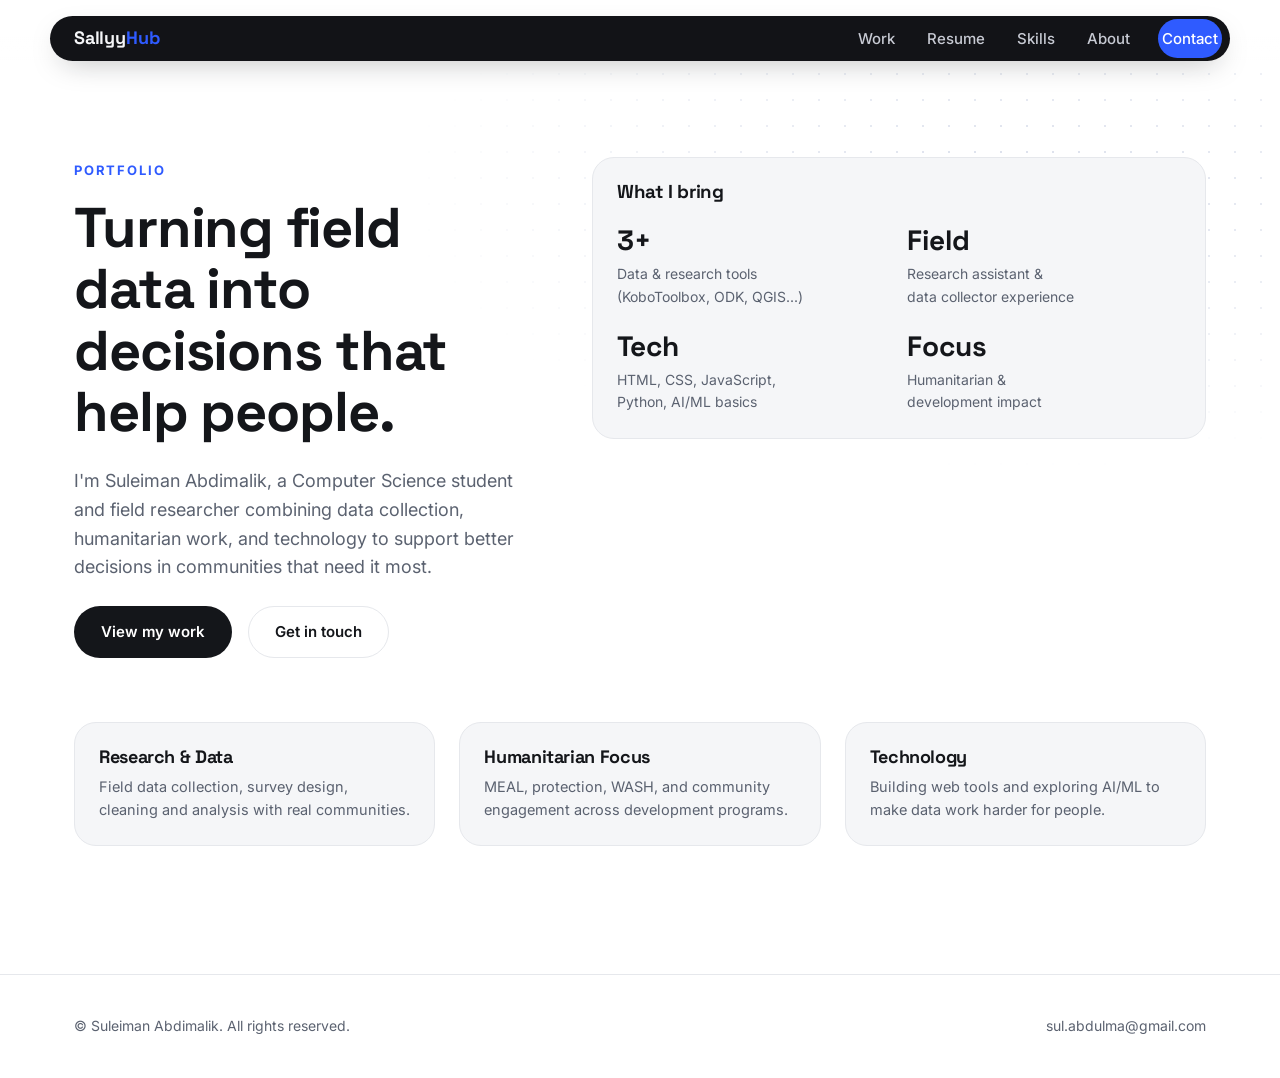
<file: index.html>
<!DOCTYPE html>
<html lang="en">
<head>
<meta charset="UTF-8">
<meta name="viewport" content="width=device-width, initial-scale=1.0">
<title>SallyyHub — Suleiman Abdimalik</title>
<meta name="description" content="Portfolio of Suleiman Abdimalik — Computer Science student, researcher and field data collector.">
<link rel="preconnect" href="https://fonts.googleapis.com">
<link href="https://fonts.googleapis.com/css2?family=Space+Grotesk:wght@500;700&family=Inter:wght@400;500;600;700&display=swap" rel="stylesheet">
<link rel="stylesheet" href="style.css">
</head>
<body>
<header class="site-header">
  <nav class="navbar">
    <a href="index.html" class="navbar__brand">Sallyy<span>Hub</span></a>
    <button class="navbar__toggle" aria-label="Toggle menu" aria-expanded="false">&#9776;</button>
    <ul class="navbar__links">
      <li><a href="work.html">Work</a></li>
      <li><a href="resume.html">Resume</a></li>
      <li><a href="skills.html">Skills</a></li>
      <li><a href="about.html">About</a></li>
      <li><a href="contact.html" class="navbar__cta">Contact</a></li>
    </ul>
  </nav>
</header>
<section class="hero">
  <div class="container hero-grid">
    <div>
      <span class="eyebrow">Portfolio</span>
      <h1>Turning field data into decisions that help people.</h1>
      <p class="lead">I'm Suleiman Abdimalik, a Computer Science student and field researcher combining data collection, humanitarian work, and technology to support better decisions in communities that need it most.</p>
      <div class="btn-row">
        <a href="work.html" class="btn btn--primary">View my work</a>
        <a href="contact.html" class="btn btn--ghost">Get in touch</a>
      </div>
    </div>
    <div class="card">
      <h3 style="margin-bottom: 16px;">What I bring</h3>
      <div class="grid-2" style="gap: 16px;">
        <div><strong style="font-family: var(--font-display); font-size: 28px;">3+</strong><p style="color: var(--text-muted); font-size: 14px;">Data &amp; research tools<br>(KoboToolbox, ODK, QGIS...)</p></div>
        <div><strong style="font-family: var(--font-display); font-size: 28px;">Field</strong><p style="color: var(--text-muted); font-size: 14px;">Research assistant &amp;<br>data collector experience</p></div>
        <div><strong style="font-family: var(--font-display); font-size: 28px;">Tech</strong><p style="color: var(--text-muted); font-size: 14px;">HTML, CSS, JavaScript,<br>Python, AI/ML basics</p></div>
        <div><strong style="font-family: var(--font-display); font-size: 28px;">Focus</strong><p style="color: var(--text-muted); font-size: 14px;">Humanitarian &amp;<br>development impact</p></div>
      </div>
    </div>
  </div>
</section>
<section class="section" style="padding-top:0;">
  <div class="container">
    <div class="grid-3">
      <div class="card"><h3 style="font-size:18px; margin-bottom:8px;">Research &amp; Data</h3><p style="color:var(--text-muted); font-size:14.5px;">Field data collection, survey design, cleaning and analysis with real communities.</p></div>
      <div class="card"><h3 style="font-size:18px; margin-bottom:8px;">Humanitarian Focus</h3><p style="color:var(--text-muted); font-size:14.5px;">MEAL, protection, WASH, and community engagement across development programs.</p></div>
      <div class="card"><h3 style="font-size:18px; margin-bottom:8px;">Technology</h3><p style="color:var(--text-muted); font-size:14.5px;">Building web tools and exploring AI/ML to make data work harder for people.</p></div>
    </div>
  </div>
</section>
<footer class="site-footer"><div class="container"><span>&copy; <span data-year></span> Suleiman Abdimalik. All rights reserved.</span><span><a href="mailto:sul.abdulma@gmail.com">sul.abdulma@gmail.com</a></span></div></footer>
<script src="main.js"></script>
</body>
</html>
</file>
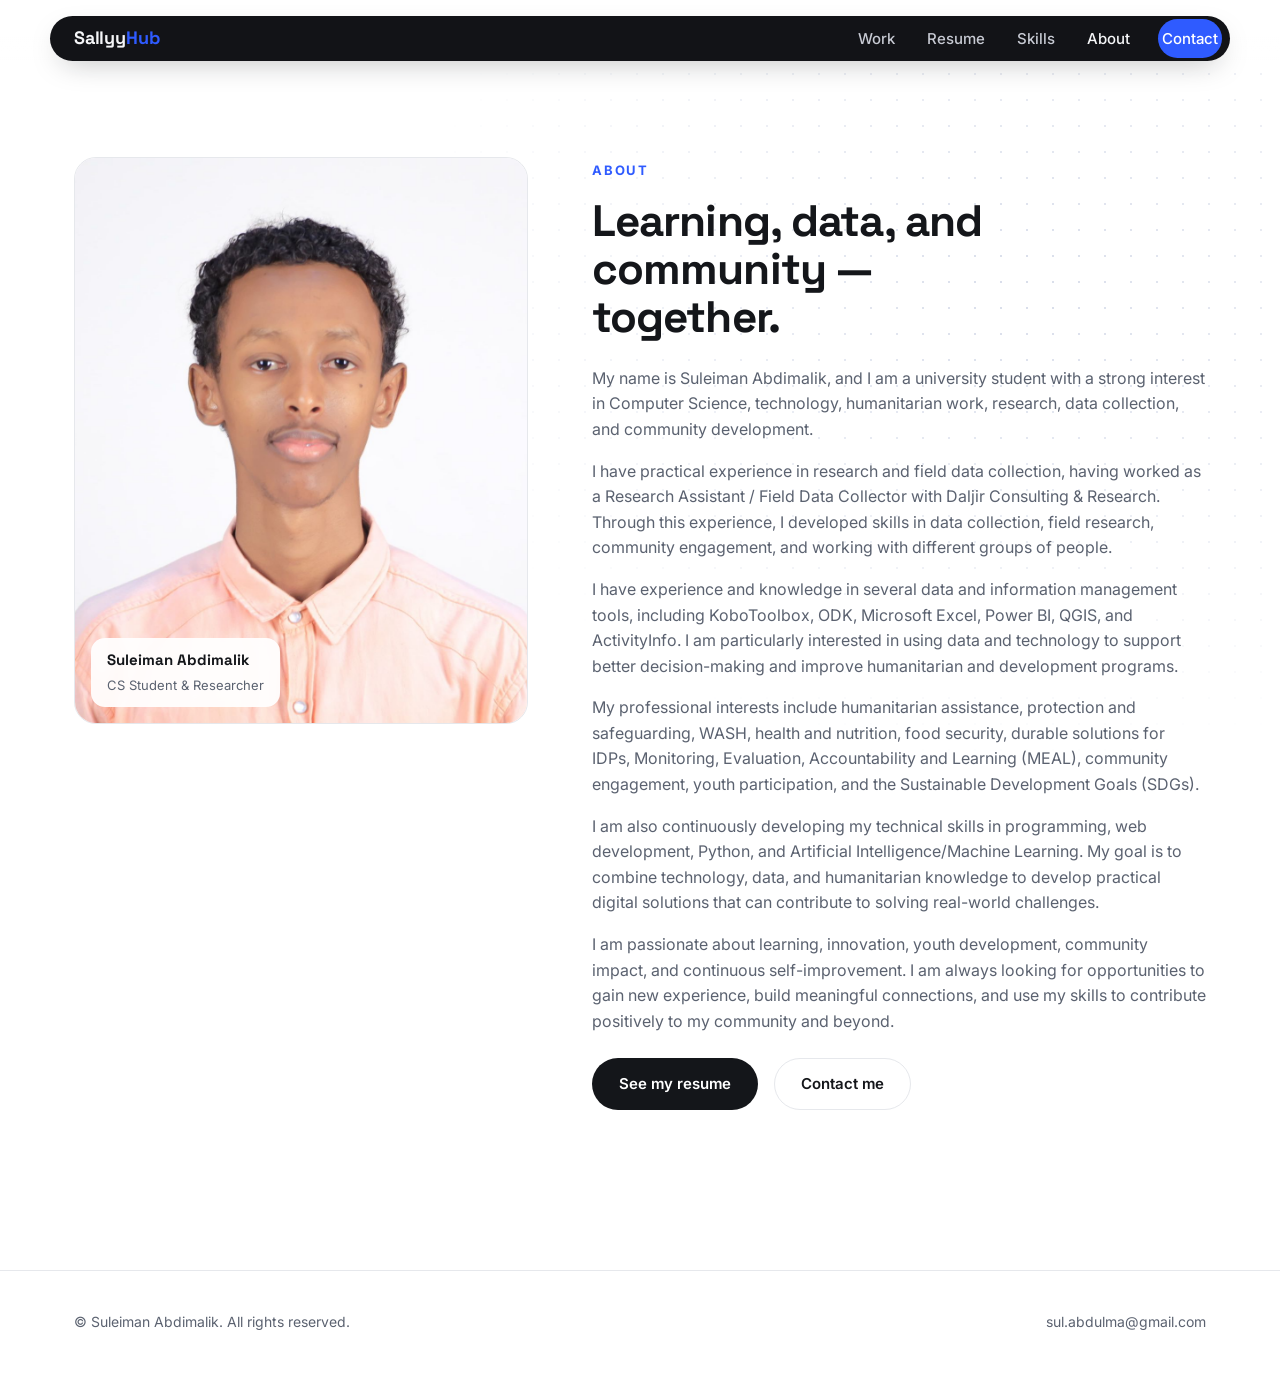
<file: about.html>
<!DOCTYPE html>
<html lang="en">
<head>
<meta charset="UTF-8">
<meta name="viewport" content="width=device-width, initial-scale=1.0">
<title>About — SallyyHub</title>
<link rel="preconnect" href="https://fonts.googleapis.com">
<link href="https://fonts.googleapis.com/css2?family=Space+Grotesk:wght@500;700&family=Inter:wght@400;500;600;700&display=swap" rel="stylesheet">
<link rel="stylesheet" href="style.css">
</head>
<body>
<header class="site-header"><nav class="navbar">
  <a href="index.html" class="navbar__brand">Sallyy<span>Hub</span></a><button class="navbar__toggle" aria-label="Toggle menu" aria-expanded="false">&#9776;</button>
  <ul class="navbar__links"><li><a href="work.html">Work</a></li><li><a href="resume.html">Resume</a></li><li><a href="skills.html">Skills</a></li><li><a href="about.html" aria-current="page">About</a></li><li><a href="contact.html" class="navbar__cta">Contact</a></li></ul>
</nav></header>
<section class="hero" style="padding-bottom: var(--space-6);"><div class="container hero-grid">
  <div class="photo-frame"><img src="profile.jpg" alt="Portrait of Suleiman Abdimalik"><div class="photo-badge"><strong>Suleiman Abdimalik</strong><span>CS Student &amp; Researcher</span></div></div>
  <div><span class="eyebrow">About</span><h1 style="font-size: clamp(30px, 4vw, 44px);">Learning, data, and community — together.</h1>
    <div class="prose" style="margin-top: var(--space-3);">
      <p>My name is Suleiman Abdimalik, and I am a university student with a strong interest in Computer Science, technology, humanitarian work, research, data collection, and community development.</p>
      <p>I have practical experience in research and field data collection, having worked as a Research Assistant / Field Data Collector with Daljir Consulting &amp; Research. Through this experience, I developed skills in data collection, field research, community engagement, and working with different groups of people.</p>
      <p>I have experience and knowledge in several data and information management tools, including KoboToolbox, ODK, Microsoft Excel, Power BI, QGIS, and ActivityInfo. I am particularly interested in using data and technology to support better decision-making and improve humanitarian and development programs.</p>
      <p>My professional interests include humanitarian assistance, protection and safeguarding, WASH, health and nutrition, food security, durable solutions for IDPs, Monitoring, Evaluation, Accountability and Learning (MEAL), community engagement, youth participation, and the Sustainable Development Goals (SDGs).</p>
      <p>I am also continuously developing my technical skills in programming, web development, Python, and Artificial Intelligence/Machine Learning. My goal is to combine technology, data, and humanitarian knowledge to develop practical digital solutions that can contribute to solving real-world challenges.</p>
      <p>I am passionate about learning, innovation, youth development, community impact, and continuous self-improvement. I am always looking for opportunities to gain new experience, build meaningful connections, and use my skills to contribute positively to my community and beyond.</p>
    </div>
    <div class="btn-row" style="margin-top: var(--space-3);"><a href="resume.html" class="btn btn--primary">See my resume</a><a href="contact.html" class="btn btn--ghost">Contact me</a></div>
  </div>
</div></section>
<footer class="site-footer"><div class="container"><span>&copy; <span data-year></span> Suleiman Abdimalik. All rights reserved.</span><span><a href="mailto:sul.abdulma@gmail.com">sul.abdulma@gmail.com</a></span></div></footer>
<script src="main.js"></script>
</body>
</html>
</file>
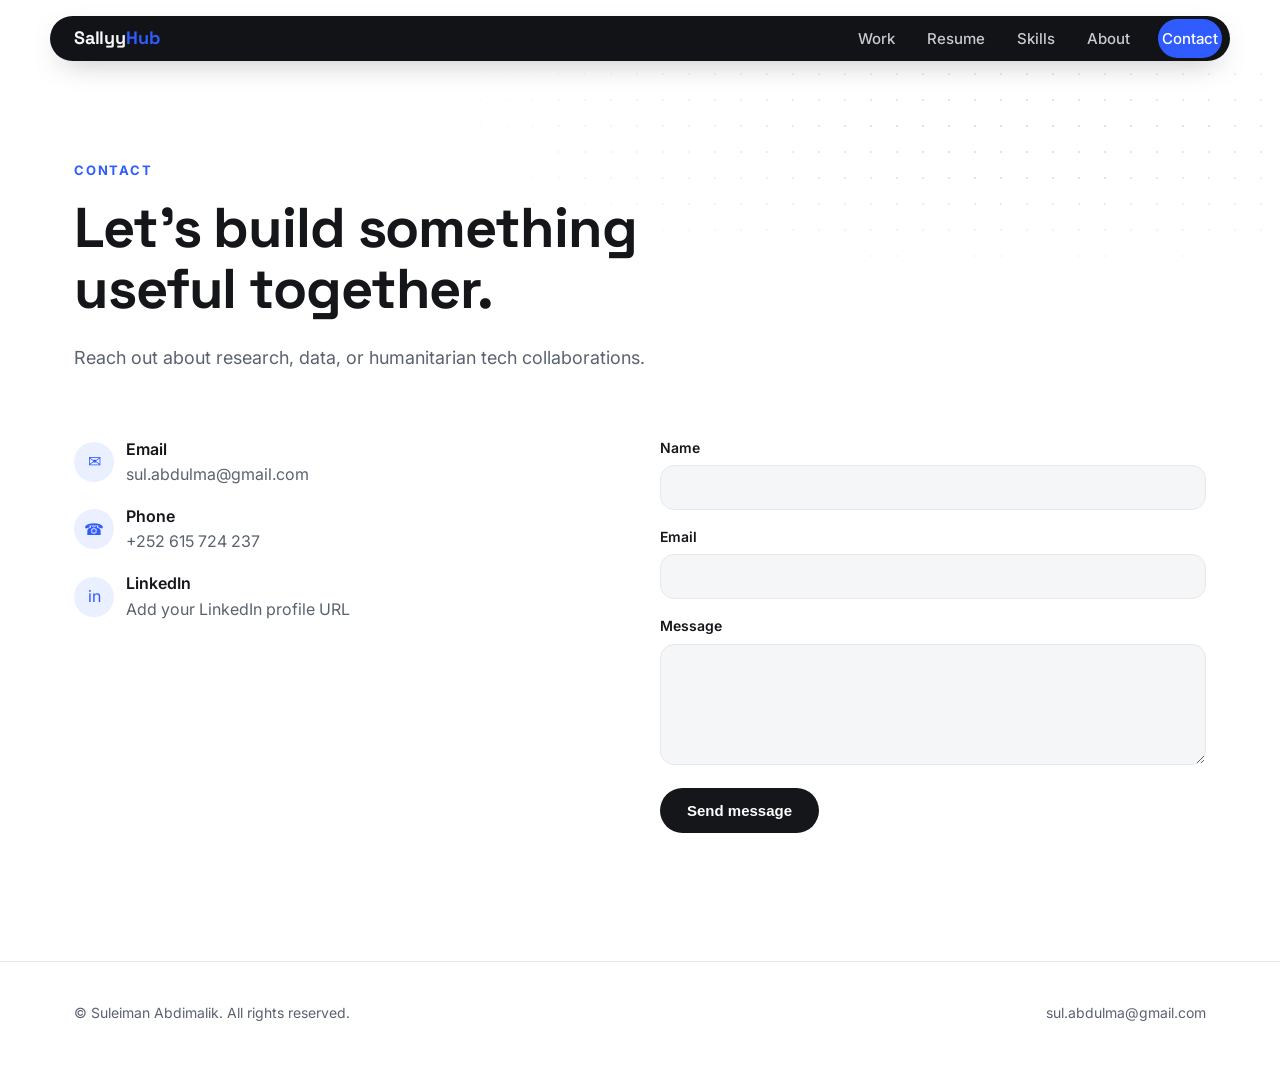
<file: contact.html>
<!DOCTYPE html>
<html lang="en">
<head>
<meta charset="UTF-8">
<meta name="viewport" content="width=device-width, initial-scale=1.0">
<title>Contact — SallyyHub</title>
<link rel="preconnect" href="https://fonts.googleapis.com">
<link href="https://fonts.googleapis.com/css2?family=Space+Grotesk:wght@500;700&amp;family=Inter:wght@400;500;600;700&amp;display=swap" rel="stylesheet">
<link rel="stylesheet" href="style.css">
</head>
<body>
<header class="site-header"><nav class="navbar">
  <a href="index.html" class="navbar__brand">Sallyy<span>Hub</span></a><button class="navbar__toggle" aria-label="Toggle menu" aria-expanded="false">&#9776;</button>
  <ul class="navbar__links"><li><a href="work.html">Work</a></li><li><a href="resume.html">Resume</a></li><li><a href="skills.html">Skills</a></li><li><a href="about.html">About</a></li><li><a href="contact.html" class="navbar__cta" aria-current="page">Contact</a></li></ul>
</nav></header>
<section class="hero" style="padding-bottom: var(--space-4);"><div class="container"><span class="eyebrow">Contact</span><h1 style="max-width: 20ch;">Let's build something useful together.</h1><p class="lead">Reach out about research, data, or humanitarian tech collaborations.</p></div></section>
<section class="section" style="padding-top:0;"><div class="container contact-grid">
  <div>
    <div class="contact-info-item"><span class="icon">&#9993;</span><div><div style="font-weight:600;">Email</div><a href="mailto:sul.abdulma@gmail.com" style="color:var(--text-muted);">sul.abdulma@gmail.com</a></div></div>
    <div class="contact-info-item"><span class="icon">&#9742;</span><div><div style="font-weight:600;">Phone</div><a href="tel:+252615724237" style="color:var(--text-muted);">+252 615 724 237</a></div></div>
    <div class="contact-info-item"><span class="icon">in</span><div><div style="font-weight:600;">LinkedIn</div><span style="color:var(--text-muted);">Add your LinkedIn profile URL</span></div></div>
  </div>
  <form action="mailto:sul.abdulma@gmail.com" method="post" enctype="text/plain"><div class="form-field"><label for="name">Name</label><input type="text" id="name" name="name" required></div><div class="form-field"><label for="email">Email</label><input type="email" id="email" name="email" required></div><div class="form-field"><label for="message">Message</label><textarea id="message" name="message" rows="5" required></textarea></div><button type="submit" class="btn btn--primary">Send message</button></form>
</div></section>
<footer class="site-footer"><div class="container"><span>&copy; <span data-year></span> Suleiman Abdimalik. All rights reserved.</span><span><a href="mailto:sul.abdulma@gmail.com">sul.abdulma@gmail.com</a></span></div></footer>
<script src="main.js"></script>
</body>
</html>
</file>
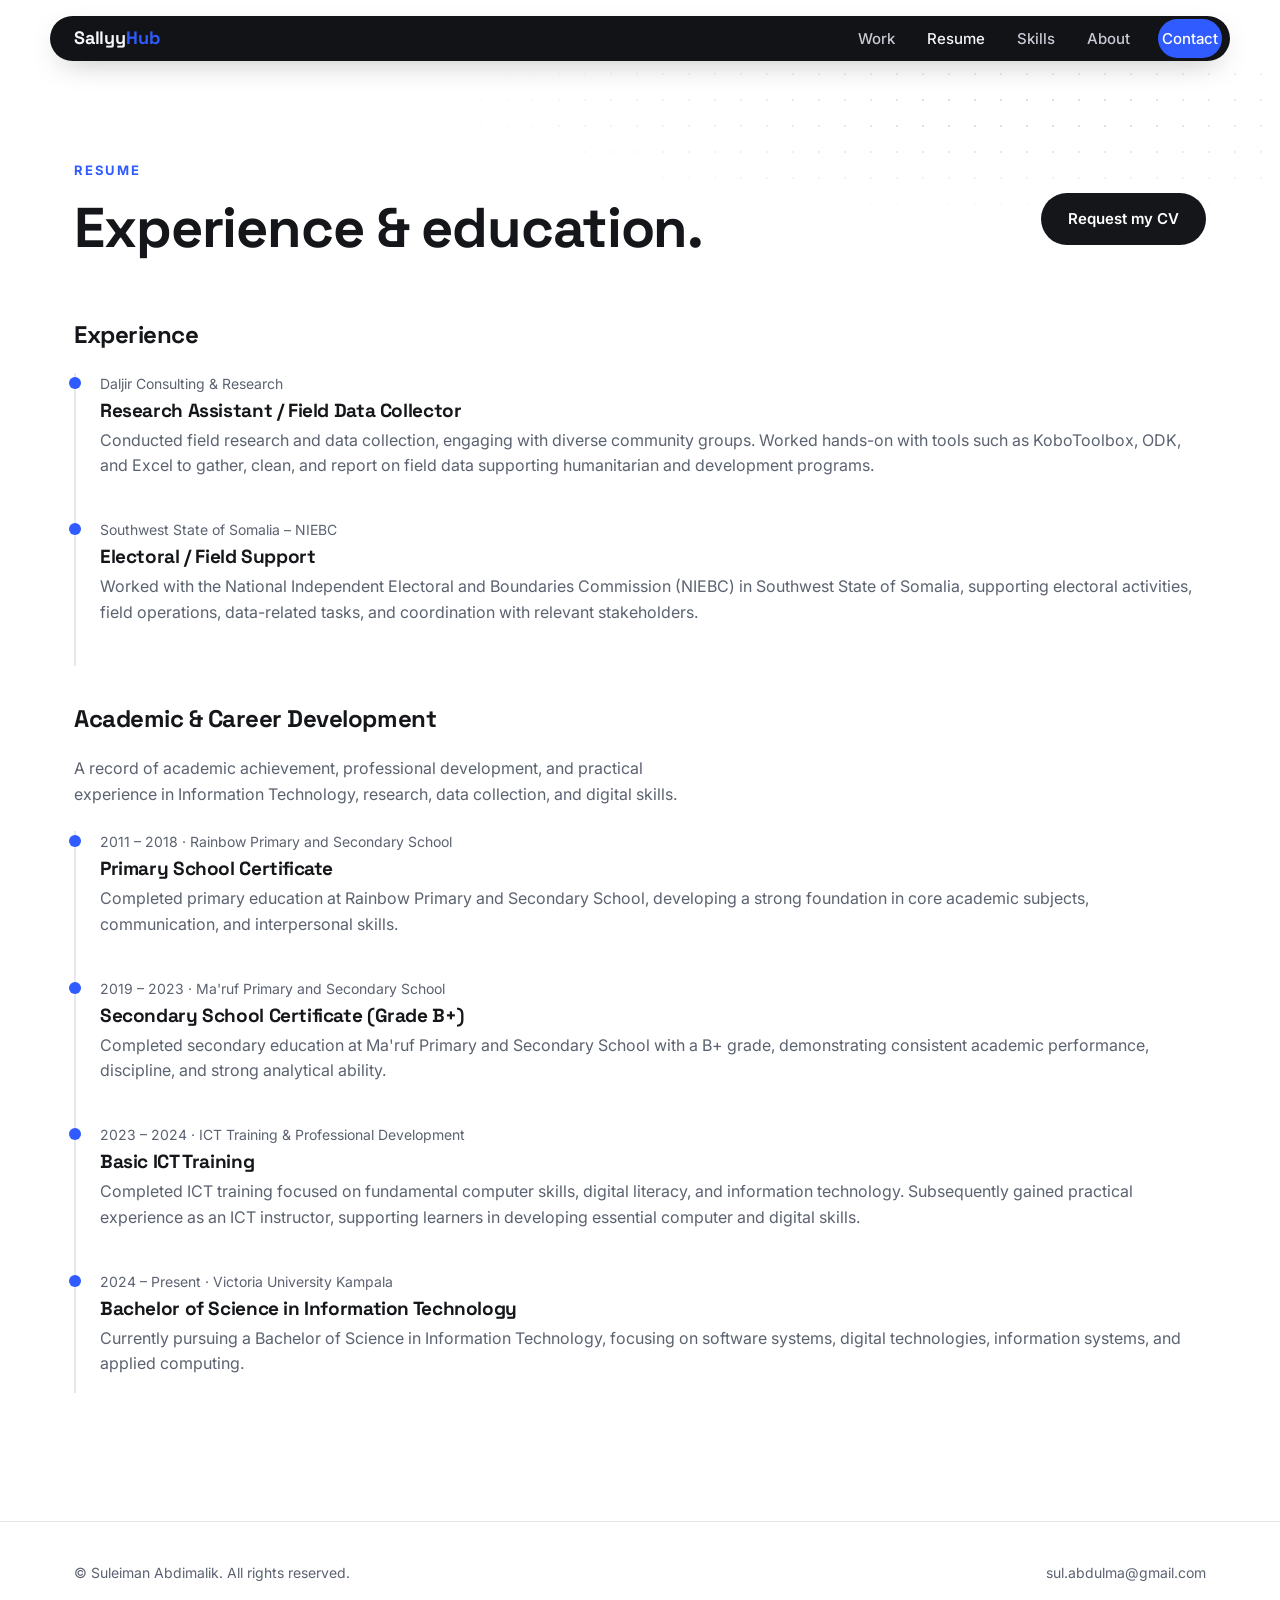
<file: resume.html>
<!DOCTYPE html>
<html lang="en">
<head>
<meta charset="UTF-8">
<meta name="viewport" content="width=device-width, initial-scale=1.0">
<title>Resume — SallyyHub</title>
<link rel="preconnect" href="https://fonts.googleapis.com">
<link href="https://fonts.googleapis.com/css2?family=Space+Grotesk:wght@500;700&family=Inter:wght@400;500;600;700&display=swap" rel="stylesheet">
<link rel="stylesheet" href="style.css">
</head>
<body>
<header class="site-header"><nav class="navbar">
  <a href="index.html" class="navbar__brand">Sallyy<span>Hub</span></a><button class="navbar__toggle" aria-label="Toggle menu" aria-expanded="false">&#9776;</button>
  <ul class="navbar__links"><li><a href="work.html">Work</a></li><li><a href="resume.html" aria-current="page">Resume</a></li><li><a href="skills.html">Skills</a></li><li><a href="about.html">About</a></li><li><a href="contact.html" class="navbar__cta">Contact</a></li></ul>
</nav></header>
<section class="hero" style="padding-bottom: var(--space-4);"><div class="container" style="display:flex; align-items:center; justify-content:space-between; flex-wrap:wrap; gap: var(--space-2);"><div><span class="eyebrow">Resume</span><h1 style="max-width: 20ch;">Experience &amp; education.</h1></div><a href="mailto:sul.abdulma@gmail.com?subject=Request%20for%20CV" class="btn btn--primary">Request my CV</a></div></section>
<section class="section" style="padding-top:0;"><div class="container">
<h2 style="font-size:24px; margin-bottom: var(--space-3);">Experience</h2>
<div class="timeline-item"><div class="meta">Daljir Consulting &amp; Research</div><h3 style="font-size:19px; margin-bottom:6px;">Research Assistant / Field Data Collector</h3><p style="color:var(--text-muted);">Conducted field research and data collection, engaging with diverse community groups. Worked hands-on with tools such as KoboToolbox, ODK, and Excel to gather, clean, and report on field data supporting humanitarian and development programs.</p></div>
<div class="timeline-item"><div class="meta">Southwest State of Somalia &ndash; NIEBC</div><h3 style="font-size:19px; margin-bottom:6px;">Electoral / Field Support</h3><p style="color:var(--text-muted);">Worked with the National Independent Electoral and Boundaries Commission (NIEBC) in Southwest State of Somalia, supporting electoral activities, field operations, data-related tasks, and coordination with relevant stakeholders.</p></div>
<h2 style="font-size:24px; margin: var(--space-4) 0 var(--space-3);">Academic &amp; Career Development</h2><p style="color:var(--text-muted); margin-bottom: var(--space-3); max-width: 65ch;">A record of academic achievement, professional development, and practical experience in Information Technology, research, data collection, and digital skills.</p>
<div class="timeline-item"><div class="meta">2011 – 2018 &middot; Rainbow Primary and Secondary School</div><h3 style="font-size:19px; margin-bottom:6px;">Primary School Certificate</h3><p style="color:var(--text-muted);">Completed primary education at Rainbow Primary and Secondary School, developing a strong foundation in core academic subjects, communication, and interpersonal skills.</p></div>
<div class="timeline-item"><div class="meta">2019 – 2023 &middot; Ma'ruf Primary and Secondary School</div><h3 style="font-size:19px; margin-bottom:6px;">Secondary School Certificate (Grade B+)</h3><p style="color:var(--text-muted);">Completed secondary education at Ma'ruf Primary and Secondary School with a B+ grade, demonstrating consistent academic performance, discipline, and strong analytical ability.</p></div>
<div class="timeline-item"><div class="meta">2023 – 2024 &middot; ICT Training &amp; Professional Development</div><h3 style="font-size:19px; margin-bottom:6px;">Basic ICT Training</h3><p style="color:var(--text-muted);">Completed ICT training focused on fundamental computer skills, digital literacy, and information technology. Subsequently gained practical experience as an ICT instructor, supporting learners in developing essential computer and digital skills.</p></div>
<div class="timeline-item" style="padding-bottom: var(--space-2);"><div class="meta">2024 – Present &middot; Victoria University Kampala</div><h3 style="font-size:19px; margin-bottom:6px;">Bachelor of Science in Information Technology</h3><p style="color:var(--text-muted);">Currently pursuing a Bachelor of Science in Information Technology, focusing on software systems, digital technologies, information systems, and applied computing.</p></div>
</div></section>
<footer class="site-footer"><div class="container"><span>&copy; <span data-year></span> Suleiman Abdimalik. All rights reserved.</span><span><a href="mailto:sul.abdulma@gmail.com">sul.abdulma@gmail.com</a></span></div></footer>
<script src="main.js"></script>
</body>
</html>
</file>
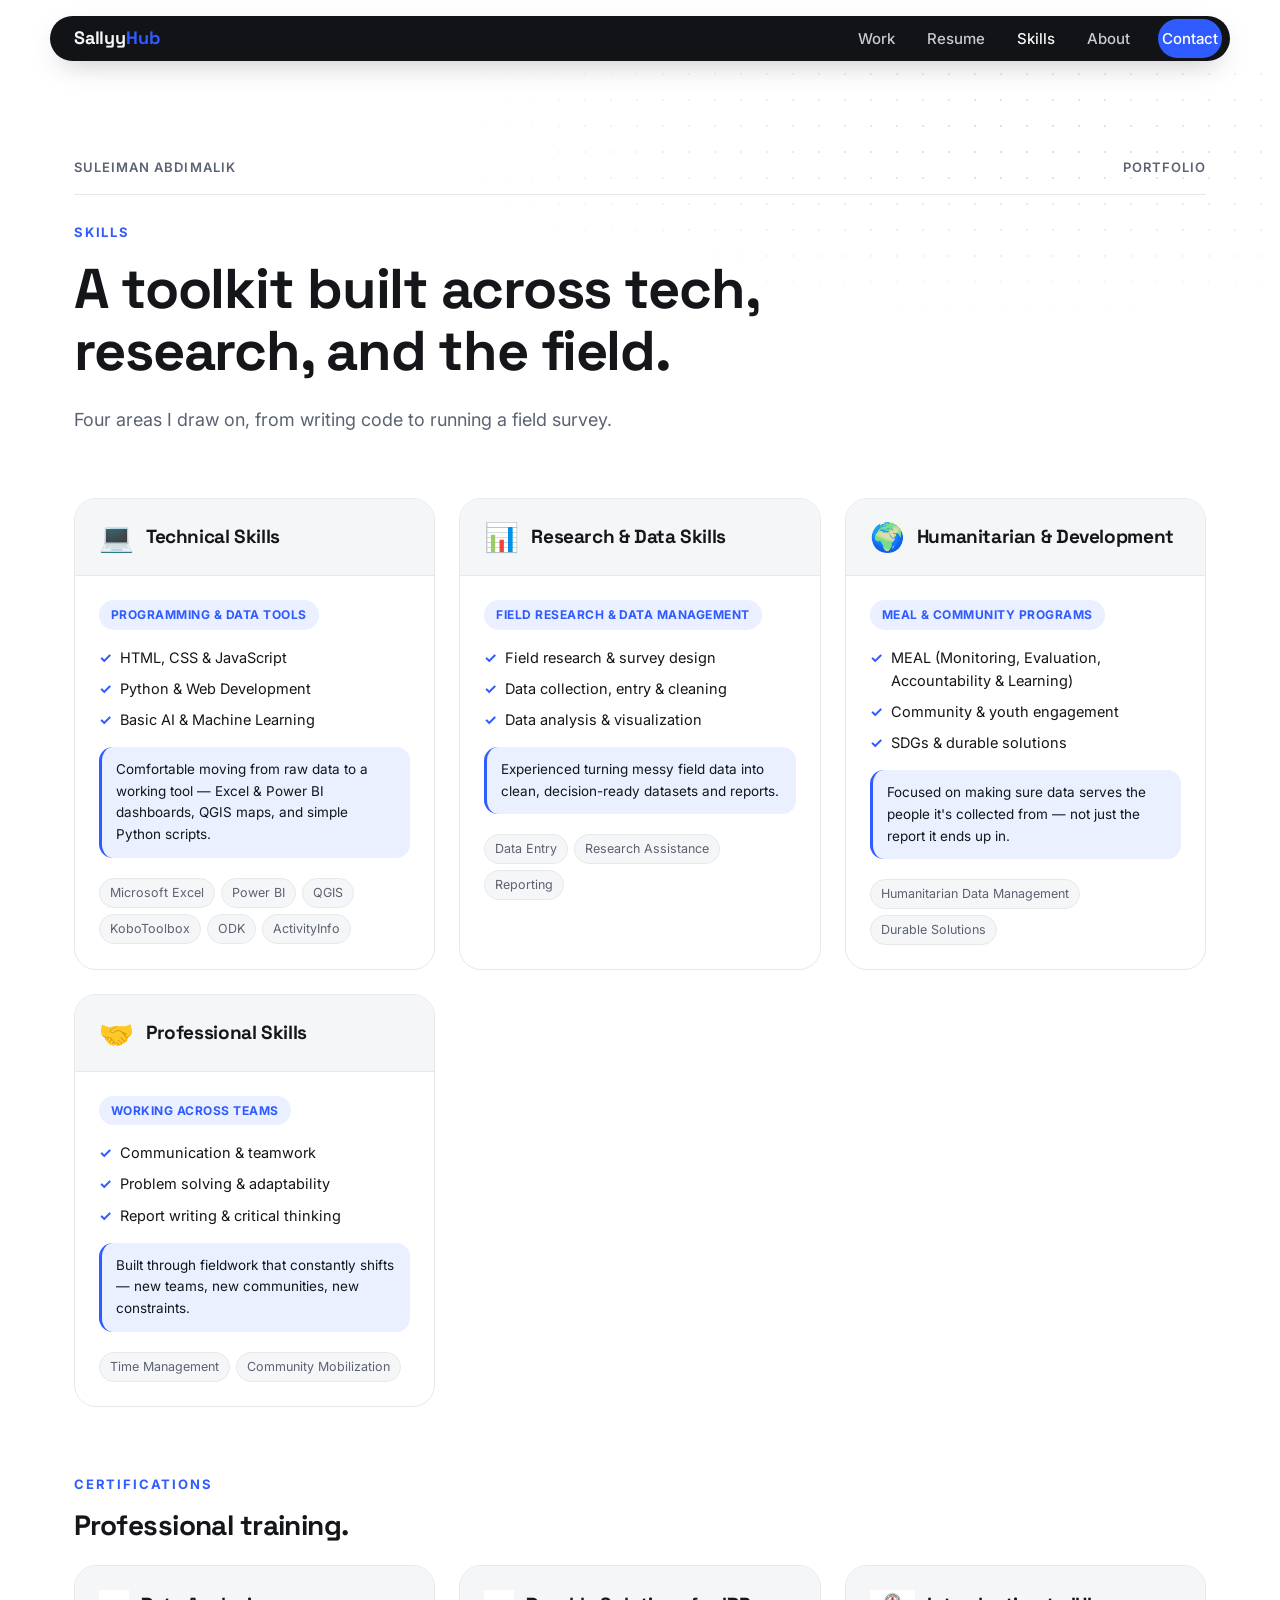
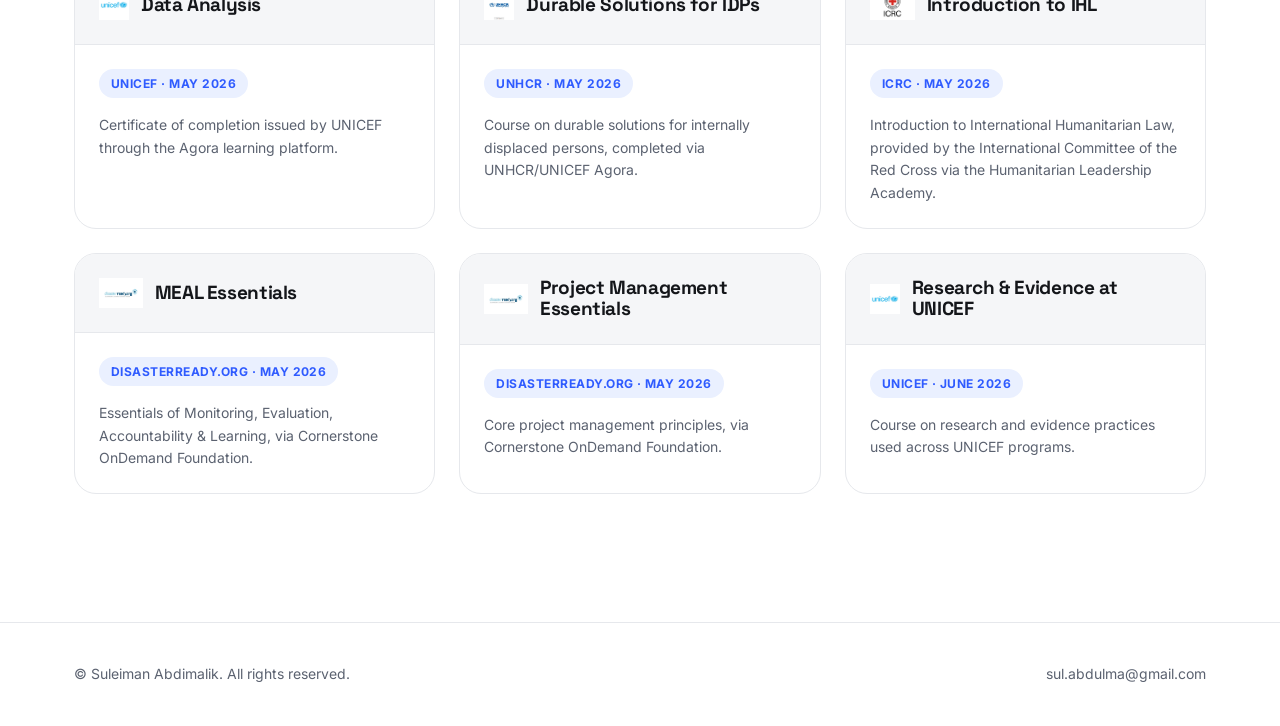
<file: skills.html>
<!DOCTYPE html>
<html lang="en">
<head>
<meta charset="UTF-8">
<meta name="viewport" content="width=device-width, initial-scale=1.0">
<title>Skills — SallyyHub</title>
<link rel="preconnect" href="https://fonts.googleapis.com">
<link href="https://fonts.googleapis.com/css2?family=Space+Grotesk:wght@500;700&family=Inter:wght@400;500;600;700&display=swap" rel="stylesheet">
<link rel="stylesheet" href="style.css">
</head>
<body>
<header class="site-header"><nav class="navbar">
  <a href="index.html" class="navbar__brand">Sallyy<span>Hub</span></a><button class="navbar__toggle" aria-label="Toggle menu" aria-expanded="false">&#9776;</button>
  <ul class="navbar__links"><li><a href="work.html">Work</a></li><li><a href="resume.html">Resume</a></li><li><a href="skills.html" aria-current="page">Skills</a></li><li><a href="about.html">About</a></li><li><a href="contact.html" class="navbar__cta">Contact</a></li></ul>
</nav></header>
<section class="hero" style="padding-bottom: var(--space-4);"><div class="container"><div class="hero-kicker"><span>Suleiman Abdimalik</span><span>Portfolio</span></div><span class="eyebrow">Skills</span><h1 style="max-width: 20ch;">A toolkit built across tech, research, and the field.</h1><p class="lead">Four areas I draw on, from writing code to running a field survey.</p></div></section>
<section class="section" style="padding-top:0;"><div class="container">
<div class="cert-grid">
  <div class="cert-card"><div class="cert-card__header"><span class="cert-card__icon">&#128187;</span><h3>Technical Skills</h3></div><div class="cert-card__body"><span class="cert-badge">Programming &amp; Data Tools</span><ul class="cert-list"><li>HTML, CSS &amp; JavaScript</li><li>Python &amp; Web Development</li><li>Basic AI &amp; Machine Learning</li></ul><div class="cert-highlight">Comfortable moving from raw data to a working tool — Excel &amp; Power BI dashboards, QGIS maps, and simple Python scripts.</div><div class="cert-chips"><span>Microsoft Excel</span><span>Power BI</span><span>QGIS</span><span>KoboToolbox</span><span>ODK</span><span>ActivityInfo</span></div></div></div>
  <div class="cert-card"><div class="cert-card__header"><span class="cert-card__icon">&#128202;</span><h3>Research &amp; Data Skills</h3></div><div class="cert-card__body"><span class="cert-badge">Field Research &amp; Data Management</span><ul class="cert-list"><li>Field research &amp; survey design</li><li>Data collection, entry &amp; cleaning</li><li>Data analysis &amp; visualization</li></ul><div class="cert-highlight">Experienced turning messy field data into clean, decision-ready datasets and reports.</div><div class="cert-chips"><span>Data Entry</span><span>Research Assistance</span><span>Reporting</span></div></div></div>
  <div class="cert-card"><div class="cert-card__header"><span class="cert-card__icon">&#127757;</span><h3>Humanitarian &amp; Development</h3></div><div class="cert-card__body"><span class="cert-badge">MEAL &amp; Community Programs</span><ul class="cert-list"><li>MEAL (Monitoring, Evaluation, Accountability &amp; Learning)</li><li>Community &amp; youth engagement</li><li>SDGs &amp; durable solutions</li></ul><div class="cert-highlight">Focused on making sure data serves the people it's collected from — not just the report it ends up in.</div><div class="cert-chips"><span>Humanitarian Data Management</span><span>Durable Solutions</span></div></div></div>
  <div class="cert-card"><div class="cert-card__header"><span class="cert-card__icon">&#129309;</span><h3>Professional Skills</h3></div><div class="cert-card__body"><span class="cert-badge">Working Across Teams</span><ul class="cert-list"><li>Communication &amp; teamwork</li><li>Problem solving &amp; adaptability</li><li>Report writing &amp; critical thinking</li></ul><div class="cert-highlight">Built through fieldwork that constantly shifts — new teams, new communities, new constraints.</div><div class="cert-chips"><span>Time Management</span><span>Community Mobilization</span></div></div></div>
</div>
<div style="margin-top: var(--space-5);"><span class="eyebrow">Certifications</span><h2 style="font-size: 28px; margin-bottom: var(--space-3);">Professional training.</h2><div class="cert-grid">
  <div class="cert-card"><div class="cert-card__header"><img class="cert-card__logo" src="unicef-logo.jpg" alt="UNICEF logo"><h3>Data Analysis</h3></div><div class="cert-card__body"><span class="cert-badge">UNICEF · May 2026</span><p style="color:var(--text-muted); font-size:14px;">Certificate of completion issued by UNICEF through the Agora learning platform.</p></div></div>
  <div class="cert-card"><div class="cert-card__header"><img class="cert-card__logo" src="unhcr-logo.jpg" alt="UNHCR logo"><h3>Durable Solutions for IDPs</h3></div><div class="cert-card__body"><span class="cert-badge">UNHCR · May 2026</span><p style="color:var(--text-muted); font-size:14px;">Course on durable solutions for internally displaced persons, completed via UNHCR/UNICEF Agora.</p></div></div>
  <div class="cert-card"><div class="cert-card__header"><img class="cert-card__logo" src="icrc-logo.jpg" alt="ICRC logo"><h3>Introduction to IHL</h3></div><div class="cert-card__body"><span class="cert-badge">ICRC · May 2026</span><p style="color:var(--text-muted); font-size:14px;">Introduction to International Humanitarian Law, provided by the International Committee of the Red Cross via the Humanitarian Leadership Academy.</p></div></div>
  <div class="cert-card"><div class="cert-card__header"><img class="cert-card__logo" src="disasterready-logo.jpg" alt="DisasterReady.org logo"><h3>MEAL Essentials</h3></div><div class="cert-card__body"><span class="cert-badge">DisasterReady.org · May 2026</span><p style="color:var(--text-muted); font-size:14px;">Essentials of Monitoring, Evaluation, Accountability &amp; Learning, via Cornerstone OnDemand Foundation.</p></div></div>
  <div class="cert-card"><div class="cert-card__header"><img class="cert-card__logo" src="disasterready-logo.jpg" alt="DisasterReady.org logo"><h3>Project Management Essentials</h3></div><div class="cert-card__body"><span class="cert-badge">DisasterReady.org · May 2026</span><p style="color:var(--text-muted); font-size:14px;">Core project management principles, via Cornerstone OnDemand Foundation.</p></div></div>
  <div class="cert-card"><div class="cert-card__header"><img class="cert-card__logo" src="unicef-logo.jpg" alt="UNICEF logo"><h3>Research &amp; Evidence at UNICEF</h3></div><div class="cert-card__body"><span class="cert-badge">UNICEF · June 2026</span><p style="color:var(--text-muted); font-size:14px;">Course on research and evidence practices used across UNICEF programs.</p></div></div>
</div></div>
</div></section>
<footer class="site-footer"><div class="container"><span>&copy; <span data-year></span> Suleiman Abdimalik. All rights reserved.</span><span><a href="mailto:sul.abdulma@gmail.com">sul.abdulma@gmail.com</a></span></div></footer>
<script src="main.js"></script>
</body>
</html>
</file>
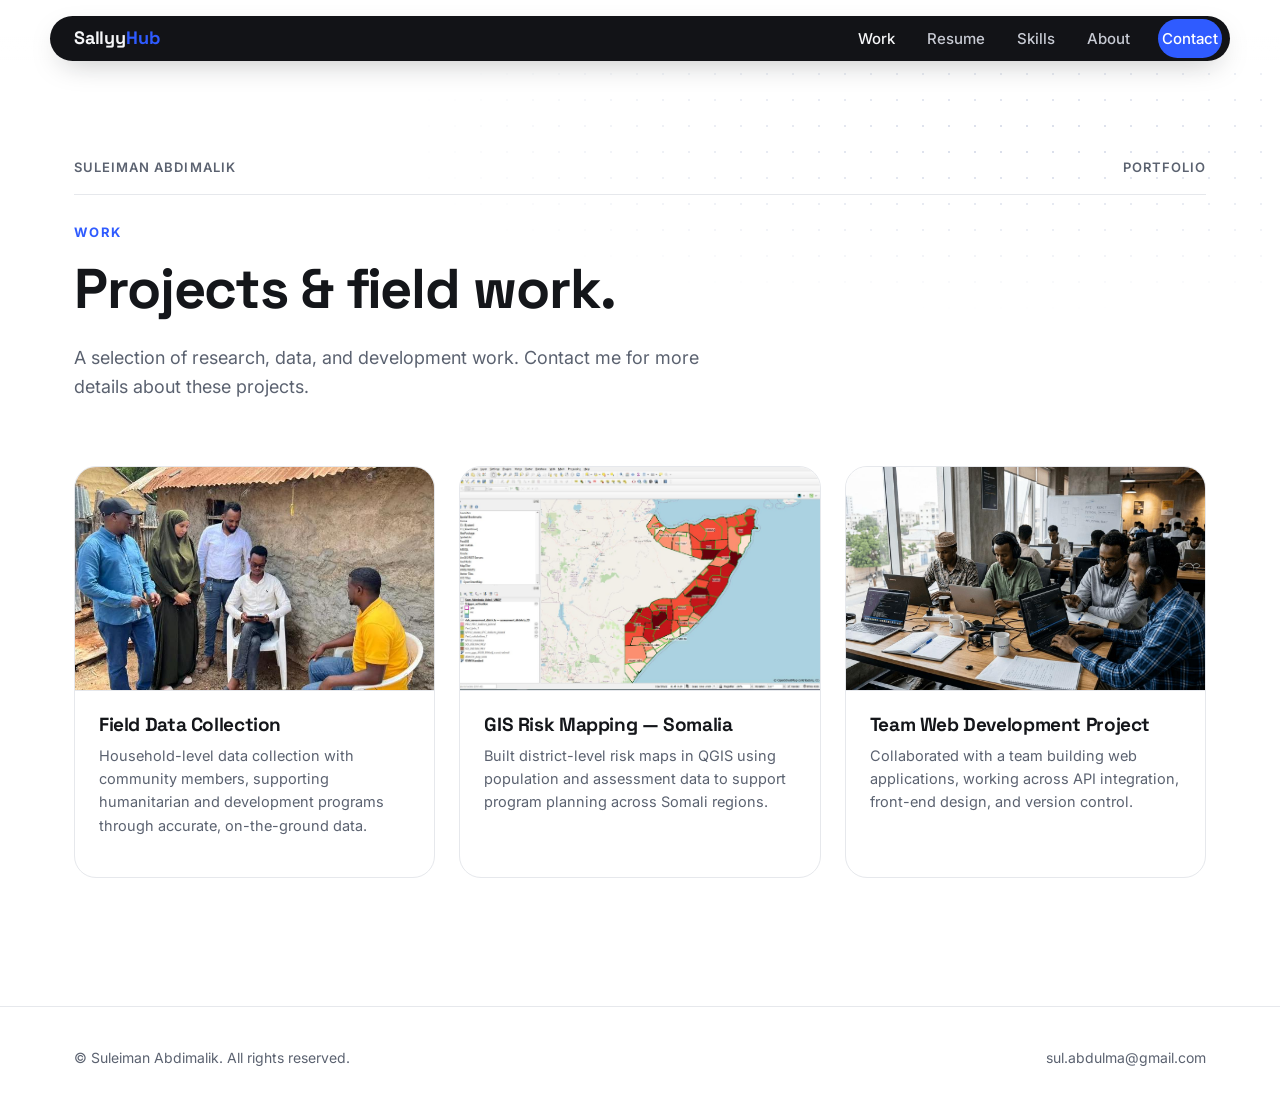
<file: work.html>
<!DOCTYPE html>
<html lang="en">
<head>
<meta charset="UTF-8">
<meta name="viewport" content="width=device-width, initial-scale=1.0">
<title>Work — SallyyHub</title>
<link rel="preconnect" href="https://fonts.googleapis.com">
<link href="https://fonts.googleapis.com/css2?family=Space+Grotesk:wght@500;700&family=Inter:wght@400;500;600;700&display=swap" rel="stylesheet">
<link rel="stylesheet" href="style.css">
</head>
<body>
<header class="site-header"><nav class="navbar">
  <a href="index.html" class="navbar__brand">Sallyy<span>Hub</span></a><button class="navbar__toggle" aria-label="Toggle menu" aria-expanded="false">&#9776;</button>
  <ul class="navbar__links"><li><a href="work.html" aria-current="page">Work</a></li><li><a href="resume.html">Resume</a></li><li><a href="skills.html">Skills</a></li><li><a href="about.html">About</a></li><li><a href="contact.html" class="navbar__cta">Contact</a></li></ul>
</nav></header>
<section class="hero" style="padding-bottom: var(--space-4);"><div class="container"><div class="hero-kicker"><span>Suleiman Abdimalik</span><span>Portfolio</span></div><span class="eyebrow">Work</span><h1 style="max-width: 20ch;">Projects &amp; field work.</h1><p class="lead">A selection of research, data, and development work. Contact me for more details about these projects.</p></div></section>
<section class="section" style="padding-top:0;"><div class="container"><div class="grid-3">
  <div class="project-card"><div class="project-card__thumb"><img src="project1.jpg" alt="Field data collection" style="width:100%; height:100%; object-fit:cover;"></div><div class="project-card__body"><h3>Field Data Collection</h3><p>Household-level data collection with community members, supporting humanitarian and development programs through accurate, on-the-ground data.</p></div></div>
  <div class="project-card"><div class="project-card__thumb"><img src="project2.jpg" alt="GIS risk mapping in Somalia" style="width:100%; height:100%; object-fit:cover;"></div><div class="project-card__body"><h3>GIS Risk Mapping — Somalia</h3><p>Built district-level risk maps in QGIS using population and assessment data to support program planning across Somali regions.</p></div></div>
  <div class="project-card"><div class="project-card__thumb"><img src="project3.jpg" alt="Web development team" style="width:100%; height:100%; object-fit:cover;"></div><div class="project-card__body"><h3>Team Web Development Project</h3><p>Collaborated with a team building web applications, working across API integration, front-end design, and version control.</p></div></div>
</div></div></section>
<footer class="site-footer"><div class="container"><span>&copy; <span data-year></span> Suleiman Abdimalik. All rights reserved.</span><span><a href="mailto:sul.abdulma@gmail.com">sul.abdulma@gmail.com</a></span></div></footer>
<script src="main.js"></script>
</body>
</html>
</file>
<file: style.css>
/* =========================================================
   SallyyHub Portfolio — Global Stylesheet
   -----------------------------------------------------------
   HOW THIS FILE IS ORGANIZED (read this if you're new):
   1. DESIGN TOKENS   -> colors, fonts, spacing (change look here)
   2. RESET / BASE     -> browser defaults, typography
   3. LAYOUT HELPERS   -> .container, sections, grid
   4. HEADER / NAV      -> the floating pill navbar
   5. HERO               -> big intro sections on each page
   6. COMPONENTS         -> cards, badges, buttons, footer
   7. PAGE-SPECIFIC       -> About photo badge, skills grid, etc.
   8. RESPONSIVE / MOBILE -> small screens
   ========================================================= */

/* -----------------------------------------------------------
   1. DESIGN TOKENS
   Change a value here and it updates everywhere on the site.
----------------------------------------------------------- */
:root {
  /* Colors */
  --bg: #ffffff;
  --bg-soft: #f5f6f8;
  --bg-dark: #121317;
  --text: #14161a;
  --text-muted: #5b6270;
  --text-on-dark: #f5f6f8;
  --accent: #2f5bff;      /* primary blue accent (labels, links) */
  --accent-soft: #eaf0ff; /* light tint of accent, used for chips */
  --border: #e6e8ec;

  /* Data/field-work motif accent — small dotted-grid pattern used
     behind hero copy, a nod to field data collection points. */
  --grid-dot: #d8ddea;

  /* Radii */
  --radius-pill: 999px;
  --radius-lg: 22px;
  --radius-md: 14px;

  /* Fonts */
  --font-display: 'Space Grotesk', 'Helvetica Neue', Arial, sans-serif;
  --font-body: 'Inter', 'Helvetica Neue', Arial, sans-serif;

  /* Spacing scale */
  --space-1: 8px;
  --space-2: 16px;
  --space-3: 24px;
  --space-4: 40px;
  --space-5: 64px;
  --space-6: 96px;
}

/* -----------------------------------------------------------
   2. RESET / BASE
----------------------------------------------------------- */
* { box-sizing: border-box; margin: 0; padding: 0; }

html { scroll-behavior: smooth; }

body {
  font-family: var(--font-body);
  color: var(--text);
  background: var(--bg);
  line-height: 1.6;
  -webkit-font-smoothing: antialiased;
}

img { max-width: 100%; display: block; }

a { color: inherit; text-decoration: none; }

ul { list-style: none; }

h1, h2, h3, h4 {
  font-family: var(--font-display);
  line-height: 1.1;
  letter-spacing: -0.02em;
  font-weight: 700;
}

/* Visible keyboard focus (accessibility) */
a:focus-visible, button:focus-visible, input:focus-visible, textarea:focus-visible {
  outline: 2px solid var(--accent);
  outline-offset: 3px;
}

@media (prefers-reduced-motion: reduce) {
  * { animation: none !important; transition: none !important; scroll-behavior: auto !important; }
}

/* -----------------------------------------------------------
   3. LAYOUT HELPERS
----------------------------------------------------------- */
.container {
  width: 100%;
  max-width: 1180px;
  margin: 0 auto;
  padding: 0 var(--space-3);
}

.section {
  padding: var(--space-5) 0;
}

.eyebrow {
  display: inline-block;
  font-family: var(--font-body);
  font-weight: 700;
  font-size: 13px;
  letter-spacing: 0.14em;
  text-transform: uppercase;
  color: var(--accent);
  margin-bottom: var(--space-2);
}

/* -----------------------------------------------------------
   4. HEADER / NAV — floating dark pill navbar
----------------------------------------------------------- */
.site-header {
  position: sticky;
  top: 0;
  z-index: 50;
  padding: var(--space-2) var(--space-3) 0;
  background: linear-gradient(to bottom, var(--bg) 60%, transparent);
}

.navbar {
  max-width: 1180px;
  margin: 0 auto;
  background: var(--bg-dark);
  border-radius: var(--radius-pill);
  display: flex;
  align-items: center;
  justify-content: space-between;
  padding: var(--space-1) var(--space-1) var(--space-1) var(--space-3);
  box-shadow: 0 10px 30px -12px rgba(18, 19, 23, 0.35);
}

.navbar__brand {
  font-family: var(--font-display);
  font-weight: 700;
  font-size: 18px;
  color: var(--text-on-dark);
  letter-spacing: -0.01em;
}

.navbar__brand span { color: var(--accent); }

.navbar__links {
  display: flex;
  align-items: center;
  gap: var(--space-3);
}

.navbar__links a {
  color: #c7cad3;
  font-size: 15px;
  font-weight: 500;
  padding: 10px 4px;
  transition: color 0.15s ease;
}

.navbar__links a:hover,
.navbar__links a[aria-current="page"] {
  color: var(--text-on-dark);
}

.navbar__cta {
  background: var(--accent);
  color: #fff !important;
  padding: 10px 20px;
  border-radius: var(--radius-pill);
  font-weight: 600;
  font-size: 14px;
}

.navbar__toggle {
  display: none;
  background: none;
  border: none;
  color: var(--text-on-dark);
  font-size: 24px;
  cursor: pointer;
  padding: 6px 10px;
}

/* -----------------------------------------------------------
   5. HERO
----------------------------------------------------------- */
.hero {
  position: relative;
  padding: var(--space-6) 0 var(--space-5);
  overflow: hidden;
}

/* subtle dotted-grid motif = data collection points */
.hero::before {
  content: "";
  position: absolute;
  inset: 0;
  background-image: radial-gradient(var(--grid-dot) 1.5px, transparent 1.5px);
  background-size: 26px 26px;
  -webkit-mask-image: radial-gradient(ellipse 70% 60% at 80% 20%, black, transparent 70%);
          mask-image: radial-gradient(ellipse 70% 60% at 80% 20%, black, transparent 70%);
  pointer-events: none;
  z-index: 0;
}

.hero > .container { position: relative; z-index: 1; }

.hero h1 {
  font-size: clamp(34px, 5vw, 56px);
  max-width: 16ch;
  margin-bottom: var(--space-3);
}

.hero p.lead {
  font-size: 18px;
  color: var(--text-muted);
  max-width: 60ch;
  margin-bottom: var(--space-3);
}

.hero-grid {
  display: grid;
  grid-template-columns: 0.85fr 1.15fr;
  gap: var(--space-5);
  align-items: start;
}

@media (max-width: 860px) {
  .hero-grid { grid-template-columns: 1fr; }
}

/* -----------------------------------------------------------
   6. COMPONENTS
----------------------------------------------------------- */
.btn {
  display: inline-flex;
  align-items: center;
  gap: 8px;
  padding: 13px 26px;
  border-radius: var(--radius-pill);
  font-weight: 600;
  font-size: 15px;
  border: 1px solid transparent;
  cursor: pointer;
}

.btn--primary { background: var(--text); color: #fff; }
.btn--primary:hover { background: var(--accent); }

.btn--ghost { background: transparent; color: var(--text); border-color: var(--border); }
.btn--ghost:hover { border-color: var(--text); }

.btn-row { display: flex; gap: var(--space-2); flex-wrap: wrap; }

.card {
  background: var(--bg-soft);
  border: 1px solid var(--border);
  border-radius: var(--radius-lg);
  padding: var(--space-3);
}

.chip {
  display: inline-block;
  background: var(--accent-soft);
  color: var(--accent);
  font-size: 13px;
  font-weight: 600;
  padding: 6px 14px;
  border-radius: var(--radius-pill);
  margin: 0 8px 8px 0;
}

.grid-3 { display: grid; grid-template-columns: repeat(3, 1fr); gap: var(--space-3); }
.grid-2 { display: grid; grid-template-columns: repeat(2, 1fr); gap: var(--space-3); }

@media (max-width: 860px) {
  .grid-3, .grid-2 { grid-template-columns: 1fr; }
}

.site-footer {
  border-top: 1px solid var(--border);
  padding: var(--space-4) 0;
  margin-top: var(--space-5);
}

.site-footer .container {
  display: flex;
  justify-content: space-between;
  align-items: center;
  flex-wrap: wrap;
  gap: var(--space-2);
  color: var(--text-muted);
  font-size: 14px;
}

.site-footer a:hover { color: var(--accent); }

/* -----------------------------------------------------------
   7. PAGE-SPECIFIC
----------------------------------------------------------- */

/* --- About: photo with floating name badge (like the reference site) --- */
.photo-frame {
  position: relative;
  border-radius: var(--radius-lg);
  overflow: hidden;
  background: var(--bg-soft);
  border: 1px solid var(--border);
  aspect-ratio: 4 / 5;
}.photo-frame {
  position: relative;
  border-radius: var(--radius-lg);
  overflow: hidden;
  background: var(--bg-soft);
  border: 1px solid var(--border);
  aspect-ratio: 4 / 5;
}.photo-frame img {
  transition: transform 0.6s ease;
}

.photo-frame:hover img {
  transform: scale(1.06);
}

.photo-frame img { width: 100%; height: 100%; object-fit: cover; }

.photo-frame img { width: 100%; height: 100%; object-fit: cover; }

.photo-badge {
  position: absolute;
  left: var(--space-2);
  bottom: var(--space-2);
  background: rgba(255,255,255,0.92);
  backdrop-filter: blur(6px);
  border-radius: var(--radius-md);
  padding: 10px 16px;
}

.photo-badge strong { display: block; font-family: var(--font-display); font-size: 15px; }
.photo-badge span { font-size: 13px; color: var(--text-muted); }

.prose p { margin-bottom: var(--space-2); color: var(--text-muted); }
.prose p:last-child { margin-bottom: 0; }

/* --- Skills page --- */
.skill-category h3 {
  font-size: 20px;
  margin-bottom: var(--space-2);
}

.skill-category { margin-bottom: var(--space-4); }

/* --- Work / Projects --- */
.project-card {
  background: var(--bg);
  border: 1px solid var(--border);
  border-radius: var(--radius-lg);
  overflow: hidden;
  display: flex;
  flex-direction: column;
}.project-card__thumb {
  aspect-ratio: 16 / 10;
  background: var(--bg-soft);
  display: flex;
  align-items: center;
  justify-content: center;
  color: var(--text-muted);
  font-size: 13px;
  border-bottom: 1px solid var(--border);
}.project-card__thumb img {
  transition: transform 0.5s ease;
}

.project-card:hover .project-card__thumb img {
  transform: scale(1.08);
}

.project-card__thumb {
  aspect-ratio: 16 / 10;
  background: var(--bg-soft);
  display: flex;
  align-items: center;
  justify-content: center;
  color: var(--text-muted);
  font-size: 13px;
  border-bottom: 1px solid var(--border);
}

.project-card__body { padding: var(--space-3); flex: 1; display: flex; flex-direction: column; }
.project-card__body h3 { font-size: 19px; margin-bottom: 8px; }
.project-card__body p { color: var(--text-muted); font-size: 14.5px; margin-bottom: var(--space-2); flex: 1; }

/* --- Resume timeline --- */
.timeline-item {
  border-left: 2px solid var(--border);
  padding-left: var(--space-3);
  padding-bottom: var(--space-4);
  position: relative;
}

.timeline-item::before {
  content: "";
  position: absolute;
  left: -7px;
  top: 4px;
  width: 12px;
  height: 12px;
  border-radius: 50%;
  background: var(--accent);
}

.timeline-item .meta { color: var(--text-muted); font-size: 14px; margin-bottom: 6px; }

/* --- Contact --- */
.contact-grid {
  display: grid;
  grid-template-columns: 1fr 1fr;
  gap: var(--space-4);
}

@media (max-width: 860px) { .contact-grid { grid-template-columns: 1fr; } }

.form-field { margin-bottom: var(--space-2); }
.form-field label { display: block; font-size: 14px; font-weight: 600; margin-bottom: 6px; }
.form-field input, .form-field textarea {
  width: 100%;
  padding: 12px 14px;
  border-radius: var(--radius-md);
  border: 1px solid var(--border);
  font-family: var(--font-body);
  font-size: 15px;
  background: var(--bg-soft);
}

.contact-info-item { display: flex; align-items: center; gap: 12px; margin-bottom: var(--space-2); }
.contact-info-item .icon {
  width: 40px; height: 40px; border-radius: 50%;
  background: var(--accent-soft); color: var(--accent);
  display: flex; align-items: center; justify-content: center;
  font-size: 16px; flex-shrink: 0;
}

/* -----------------------------------------------------------
   8. RESPONSIVE / MOBILE NAV
----------------------------------------------------------- */
@media (max-width: 760px) {
  .navbar__toggle { display: block; }

  .navbar__links {
    position: absolute;
    top: 64px;
    left: 0;
    right: 0;
    background: var(--bg-dark);
    flex-direction: column;
    align-items: flex-start;
    gap: 0;
    padding: var(--space-2) var(--space-3) var(--space-3);
    border-radius: 0 0 var(--radius-lg) var(--radius-lg);
    display: none;
  }

  .navbar__links.is-open { display: flex; }
  .navbar__links a { width: 100%; padding: 12px 0; }
  .navbar__cta { margin-top: 8px; }
}.hero-kicker {
  display: flex;
  justify-content: space-between;
  align-items: center;
  font-size: 13px;
  font-weight: 600;
  text-transform: uppercase;
  letter-spacing: 0.08em;
  color: var(--text-muted);
  border-bottom: 1px solid var(--border);
  padding-bottom: var(--space-2);
  margin-bottom: var(--space-3);
}/* --- Skills page: certification-style cards --- */
.cert-grid {
  display: grid;
  grid-template-columns: repeat(auto-fit, minmax(270px, 1fr));
  gap: var(--space-3);
}

.cert-card {
  background: var(--bg);
  border: 1px solid var(--border);
  border-radius: var(--radius-lg);
  overflow: hidden;
  display: flex;
  flex-direction: column;
}

.cert-card__header {
  background: var(--bg-soft);
  padding: var(--space-3);
  border-bottom: 1px solid var(--border);
  display: flex;
  align-items: center;
  gap: 12px;
}

.cert-card__icon { font-size: 28px; line-height: 1; }
.cert-card__header h3 { font-size: 19px; }

.cert-card__body {
  padding: var(--space-3);
  flex: 1;
  display: flex;
  flex-direction: column;
  gap: var(--space-2);
}

.cert-badge {
  display: inline-block;
  background: var(--accent-soft);
  color: var(--accent);
  font-size: 12px;
  font-weight: 700;
  letter-spacing: 0.04em;
  text-transform: uppercase;
  padding: 5px 12px;
  border-radius: var(--radius-pill);
  width: fit-content;
}

.cert-list { display: flex; flex-direction: column; gap: 8px; }
.cert-list li {
  display: flex;
  gap: 8px;
  align-items: flex-start;
  font-size: 14.5px;
  color: var(--text);
}
.cert-list li::before {
  content: "✓";
  color: var(--accent);
  font-weight: 700;
  flex-shrink: 0;
}

.cert-highlight {
  background: var(--accent-soft);
  border-left: 3px solid var(--accent);
  border-radius: var(--radius-md);
  padding: 12px 14px;
  font-size: 13.5px;
  color: var(--text);
}

.cert-chips { display: flex; flex-wrap: wrap; gap: 6px; margin-top: 4px; }
.cert-chips span {
  background: var(--bg-soft);
  border: 1px solid var(--border);
  font-size: 12.5px;
  color: var(--text-muted);
  padding: 4px 10px;
  border-radius: var(--radius-pill);
}.cert-card__logo {
  height: 30px;
  width: auto;
  max-width: 120px;
  object-fit: contain;
}
</file>
